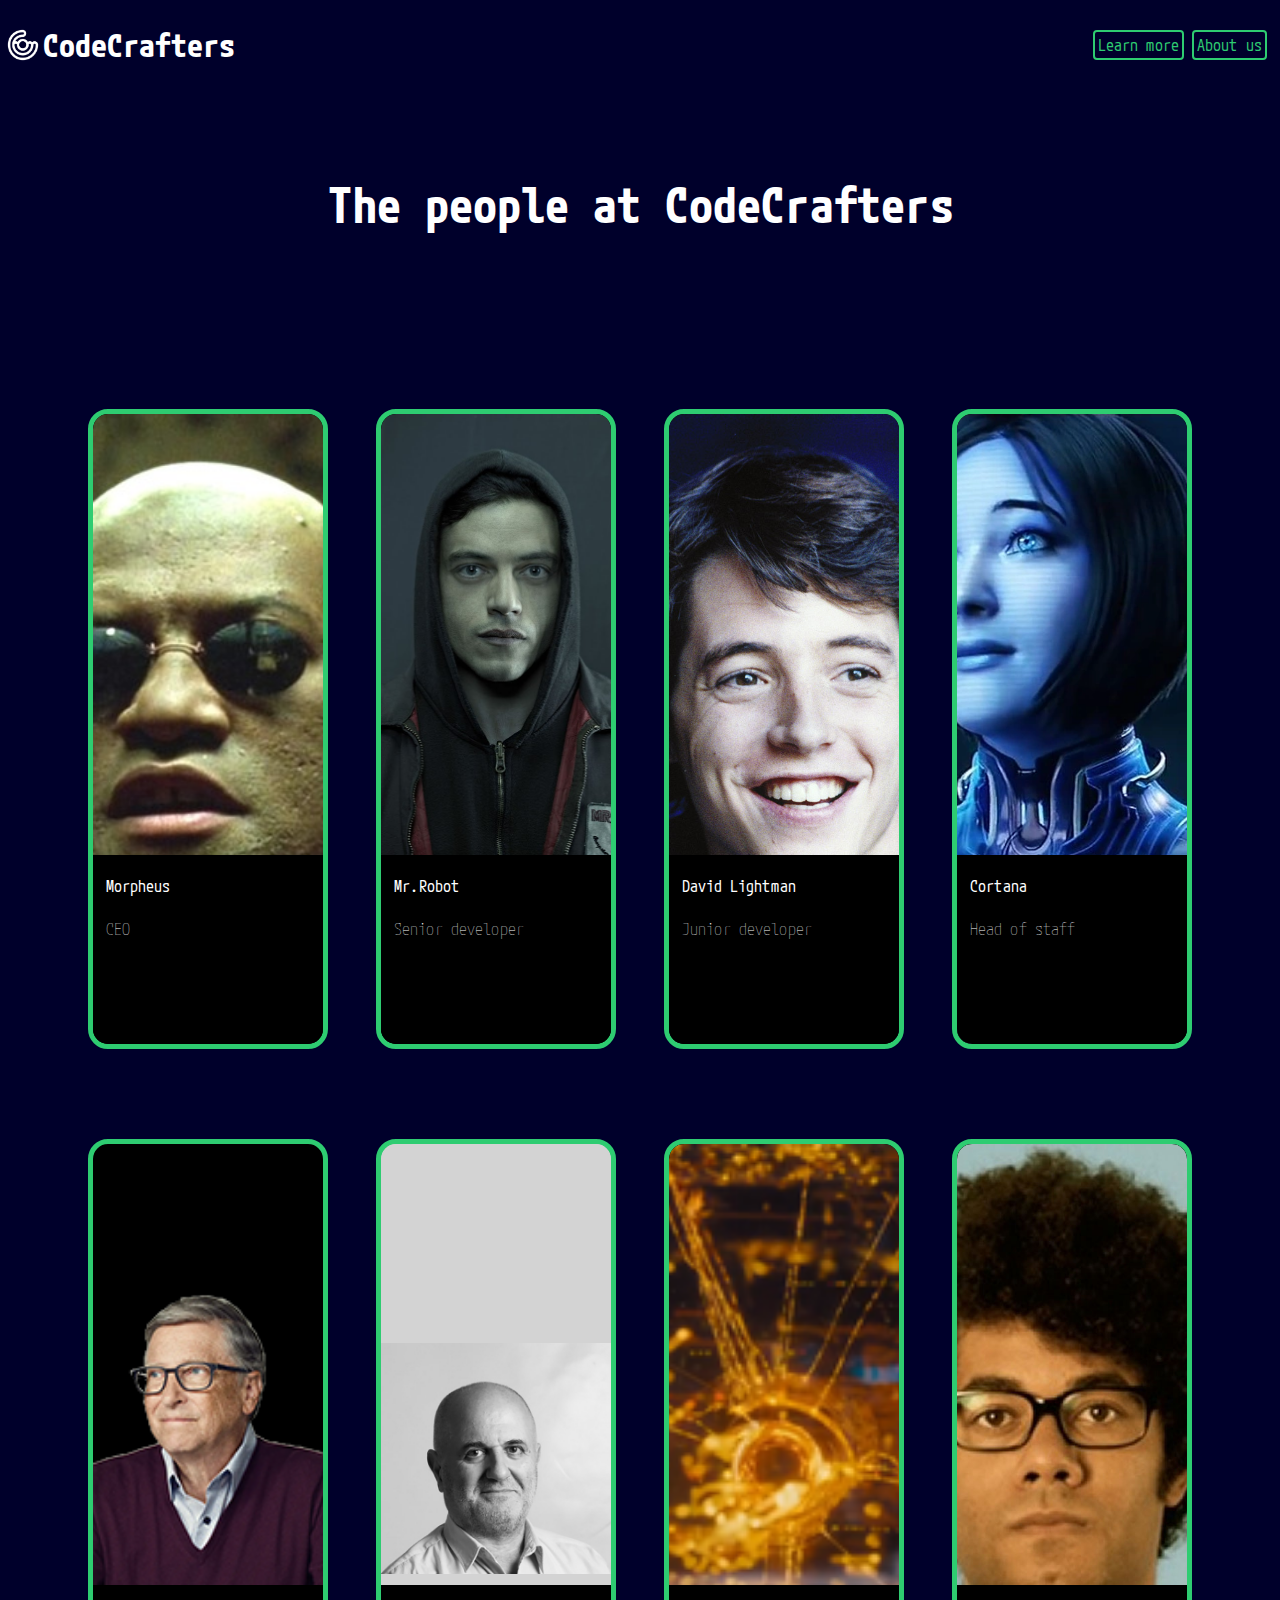
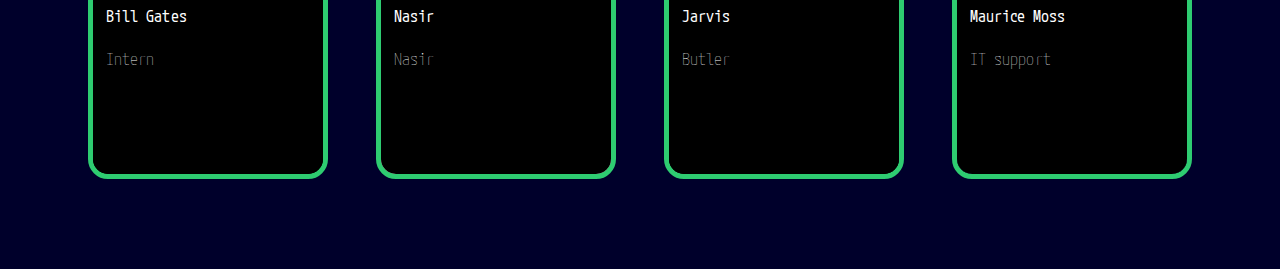
<file: about.html>
<!DOCTYPE html>
<html lang="en">
<head>
    <meta charset="UTF-8">
    <meta name="viewport" content="width=device-width, initial-scale=1.0">
    <title>About CodeCrafters</title>
    <link rel="stylesheet" href="css/style.css">

    <link rel="preconnect" href="https://fonts.googleapis.com">
    <link rel="preconnect" href="https://fonts.gstatic.com" crossorigin>
    <link href="https://fonts.googleapis.com/css2?family=M+PLUS+1+Code:wght@300;400;500&display=swap" rel="stylesheet">
</head>
<body>
    <header>
        <a id="logo" href="Index.html">
            <h1><img src="img/Codecrafters_logo.png">CodeCrafters</h1>
        </a>
        <nav>
            <a href="more.html">Learn more</a>
            <a href="about.html">About us</a>
        </nav>
    </header>
    <div id="about_head">
        <h2>The people at CodeCrafters</h2>
    </div>
    <div class="flexbox-yesbox">
        <div class="card">
            <img src="img/morph.jpg" alt="Morpheus">
            <article class="cardtext">
                <h4>Morpheus</h4>
                <p>CEO</p>
            </article>
        </div>
        <div class="card">
            <img src="img/robot.jpg" alt="Mr.Robot">
            <article class="cardtext">
                <h4>Mr.Robot</h4>
                <p>Senior developer</p>
            </article>
        </div>
        <div class="card">
            <img src="img/Matt.jpg" alt="David Lightman a.k.a Matthew Broderick">
            <article class="cardtext">
                <h4>David Lightman</h4>
                <p>Junior developer</p>
            </article>
        </div>
        <div class="card">
            <img src="img/cortana.webp" alt="employee">
            <article class="cardtext">
                <h4>Cortana</h4>
                <p>Head of staff</p>
            </article>
        </div>
        <div class="card">
            <img src="img/billy_gata.png" alt="Bill Fucking Gates">
            <article class="cardtext">
                <h4>Bill Gates</h4>
                <p>Intern</p> 
            </article>
        </div>
        <div class="card nasir">
            <img class="nasir" src="img/nasir.jpg" alt="Nasir">
            <article class="cardtext">
                <h4>Nasir</h4>
                <p>Nasir</p>
            </article>
        </div>
        <div class="card">
            <img src="img/jarvis.png" alt="Jarvis">
            <article class="cardtext">
                <h4>Jarvis</h4>
                <p>Butler</p>
            </article>
        </div>
        <div class="card">
            <img src="img/Morris.jpg" alt="employee">
            <article class="cardtext">
                <h4>Maurice Moss</h4>
                <p>IT support</p>
            </article>
        </div>
    </div>
</body>
</html>
</file>
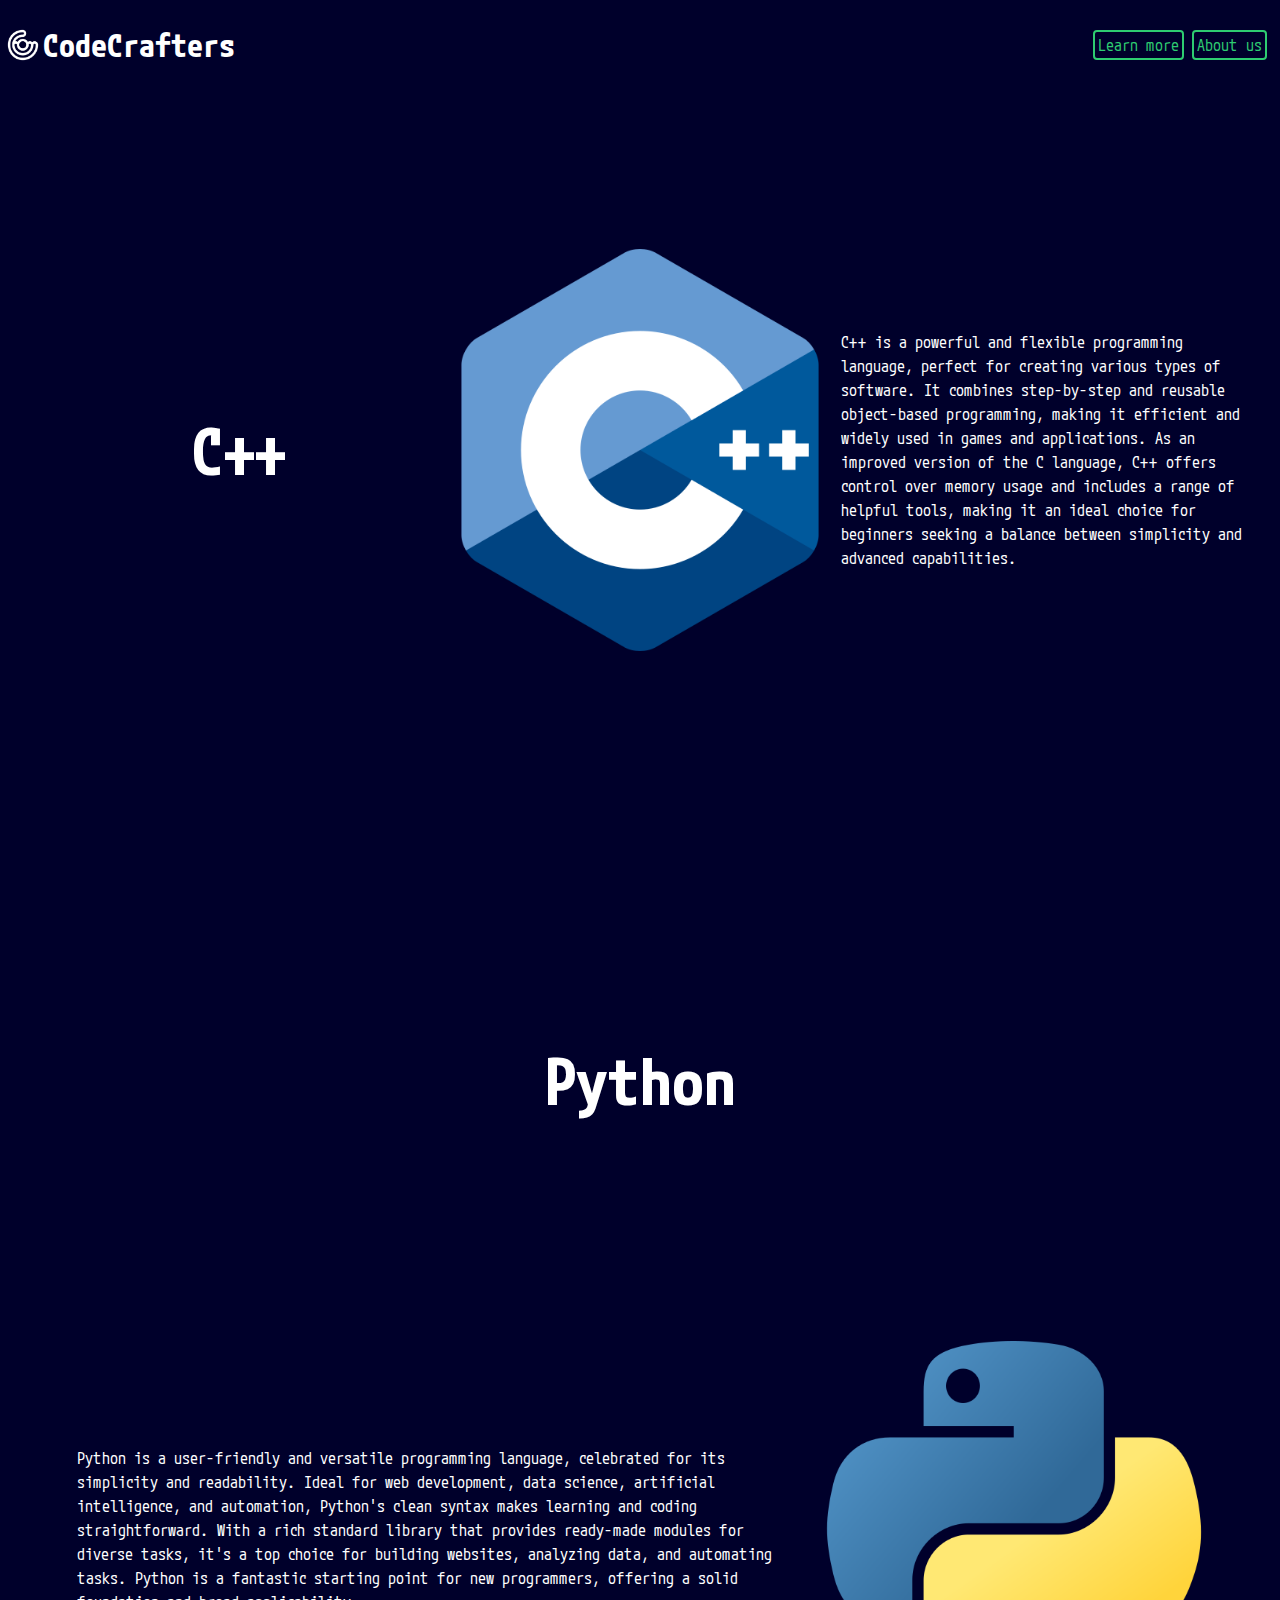
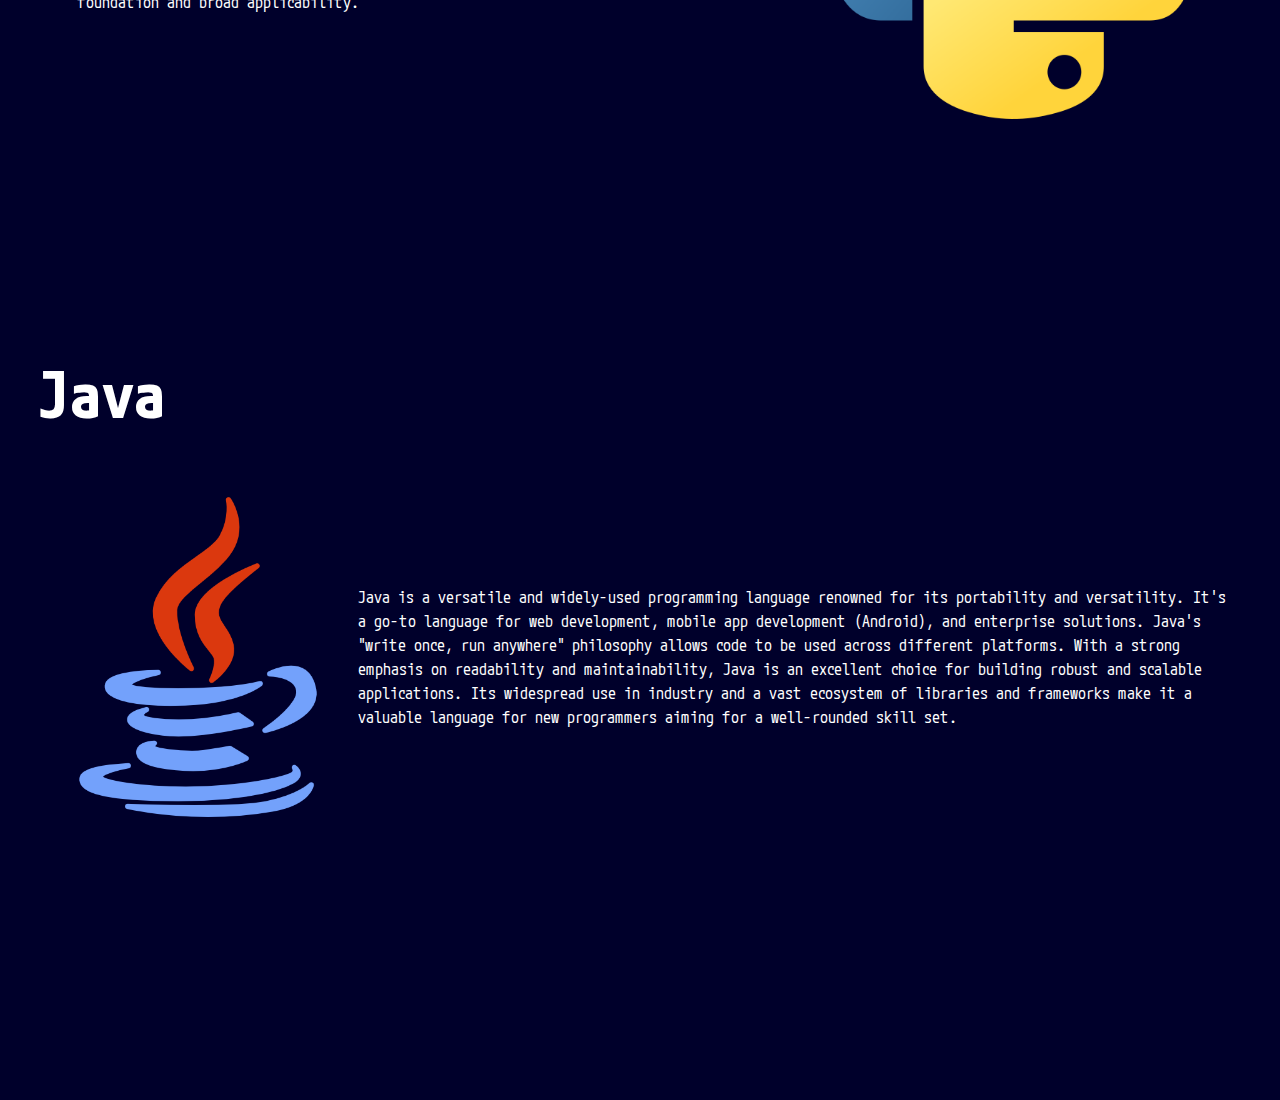
<file: more.html>
<!DOCTYPE html>
<html lang="en">

<head>
    <meta charset="UTF-8">
    <meta name="viewport" content="width=device-width, initial-scale=1.0">
    <title>More</title>
    <link rel="stylesheet" href="css/style.css">

    <link rel="preconnect" href="https://fonts.googleapis.com">
    <link rel="preconnect" href="https://fonts.gstatic.com" crossorigin>
    <link href="https://fonts.googleapis.com/css2?family=M+PLUS+1+Code:wght@300;400;500&display=swap" rel="stylesheet">
</head>

<body>
    <header>
        <a id="logo" href="Index.html">
            <h1><img src="img/Codecrafters_logo.png" alt="CodeCrafters logo">CodeCrafters</h1>
        </a>
        <nav>
            <a href="more.html" target="blank">Learn more</a>
            <a href="about.html" target="blank">About us</a>
        </nav>
    </header>
    <div class="morecontainer">
        <h3 class="c_header">C++</h3>
        <div class="c_img">
            <img src="img/c+.png" alt="C++ logo">
        </div>
        <article class="c_text">
            <!-- <p>C++ is a powerful programming language that's great for building different kinds of software. It mixes two programming styles: procedural (step-by-step) and object-oriented (using reusable pieces called objects). It's an improved version of the C language, known for being fast and efficient. Many use it for creating games, software, and even tiny computer systems. C++ gives you control over how your program uses memory and comes with lots of ready-to-use tools. It's a smart choice for beginners because it strikes a good balance between being easy to learn and letting you do advanced things in your code.</p> -->
            <p>C++ is a powerful and flexible programming language, perfect for creating various types of software. It
                combines step-by-step and reusable object-based programming, making it efficient and widely used in
                games and applications. As an improved version of the C language, C++ offers control over memory usage
                and includes a range of helpful tools, making it an ideal choice for beginners seeking a balance between
                simplicity and advanced capabilities.</p>
        </article>
        <section class="python">
            <h3 class="p_header">Python</h3>
            <article class="p_text">
                <p>Python is a user-friendly and versatile programming language, celebrated for its simplicity and
                    readability. Ideal for web development, data science, artificial intelligence, and automation,
                    Python's clean syntax makes learning and coding straightforward. With a rich standard library that
                    provides ready-made modules for diverse tasks, it's a top choice for building websites, analyzing
                    data, and automating tasks. Python is a fantastic starting point for new programmers, offering a
                    solid foundation and broad applicability.</p>
            </article>
            <div class="p_logo">
                <img src="img/pythonlogo.png" alt="Python logo">
            </div>
        </section>
        <section class="java">
            <h3>Java</h3>
            <div class="javawrapper">
                <img src="img/java.png" alt="java logo">
                <article>
                    <p>Java is a versatile and widely-used programming language renowned for its portability and
                        versatility. It's a go-to language for web development, mobile app development (Android), and
                        enterprise solutions. Java's "write once, run anywhere" philosophy allows code to be used across
                        different platforms. With a strong emphasis on readability and maintainability, Java is an
                        excellent choice for building robust and scalable applications. Its widespread use in industry
                        and a vast ecosystem of libraries and frameworks make it a valuable language for new programmers
                        aiming for a well-rounded skill set.</p>
                </article>
            </div>
        </section>
    </div>
</body>

</html>
</file>
<file: css/style.css>
body {
    padding: 0px;
    margin: 0;
    background-color: rgb(0, 0, 43);
    color: white;
    font-family: 'M PLUS 1 Code';
}

.maincontainer {
    display: grid;
    height: 100vh;
    width: 100%;
    box-sizing: border-box;
    padding: 10vh 1vw 1vh 1vw;
    row-gap: 1vh;
    column-gap: 1.25%;
    grid-template-columns: 35% 27.5% 35%;
    grid-template-rows: 50vh 30vh 50vh;
    grid-template-areas:
    'a1 l1 img1'
    'e1 l2 e2'
    'bt bt bt'
}

.morecontainer {
    display: grid;
    width: 100%;
    box-sizing: border-box;
    padding: 0 3vw 0vh 3vw;
    grid-template-columns: 1fr 1fr 1fr;
    grid-template-rows: 100vh 100vh 100vh;
    grid-template-areas:
    'c_h c_img c_a'
    'pt pt pt'
    'jv jv jv'
}

.flexbox-yesbox {
    display: flex;
    // width: 100%;
    margin: 15vh 5vw 10vh;
    gap: 10vh 0vw;
    align-items: center;
    justify-content: space-around;
    flex-wrap: wrap;
}

.card {
    background-color: black;
    width: 20%;
    height: 70vh;
    position: relative;
    z-index: 0;
    overflow: hidden;
    border: 5px solid #2ecc71;
    border-radius: 20px;
    transition: all 0.2s;

    &:hover{
        // box-shadow: 1.5vh 1.5vh 10px 1.2vh black;
        transform: translateY(-1vh);
    }

}

.cardtext {
    background-color: black;
    height: 30%;
    width: 100%;
    position: absolute;
    bottom: 0;
    padding-left: 1vw;
    font-weight: 100;

    & h4 {
        font-weight: 400;
    }
}

.nasir {
    object-fit: contain;
    background-color: lightgray;
}

header {
    height: 10vh;
    width: 100%;
    display: flex;
    align-items: center;
    justify-content: space-between;
    position: fixed;
    top: 0;
    z-index: 1;
    background-color: rgb(0, 0, 43);

    & h1 {
        display: flex
    }
}

#about_head {
    margin-top: 15vh;
    display: flex;
    justify-content: center;
    font-size: 32px;
}

.c_header {
    grid-area: c_h;
    font-size: 64px;
    justify-self: center;
    align-self: center;
}

.c_img {
    grid-area: c_img;
    display: flex;
    width: 100%;
    height: 100%;

    & img {
        height: 50%;
        object-fit: contain;
        align-self: center;
    }
}

.c_text {
    grid-area: c_a;
    align-self: center;
}

.python {
    grid-area: pt;
    display: grid;
    width: auto;
    margin: 0 3vw 0 3vw;
    grid-template-columns: auto;
    grid-template-rows: 40vh 60vh;
    grid-template-areas:
        'p_h p_h'
        'p_a p_logo'
}

.p_header {
    grid-area: p_h;
    font-size: 64px;
    justify-self: center;
    align-self: center;
}

.p_text {
    grid-area: p_a;
    align-self: center;
    padding: 0 3vw 0 0;
}

.p_logo {
    grid-area: p_logo;
    display: flex;
    height: 100%;

    & img {
        height: 70%;
        object-fit: contain;
        align-self: center;
    }
}

.java {
    grid-area: jv;
    display: flex;
    padding: 10vh 0 0 0;
    align-items: center;
    align-content: flex-start;
    flex-wrap: wrap;
}

.java h3 {
    font-size: 64px;
}

.javawrapper {
    display: flex;
    width: 100%;
    align-items: center;
}

.javawrapper article {
    width: 100%;
}

.javawrapper img {
    width: 25vw;
    object-fit: contain;
}

.link {
    display: flex;
    align-items: center;
    justify-content: center;
}

a {
    color: #2ecc71;
    border-style: solid;
    border-width: 2.5px;
    border-radius: 4px;
    border-color: #2ecc71;
    text-decoration: none;
    padding: 3px;
    transition: background-color 0.4s, color 0.4s, padding 0.2s;

    &:visited {
        color: #2ecc71;
    }

    &:hover {
        background-color: #2ecc71;
        color: black;
        padding: 6px;
    }
}

.landing_wpp {
    display: flex;
    background-image: url(../img/fallingcode.gif);
    background-size: cover;
    width: 100%;
    height: 100vh;
    padding: 0px;
    align-items: center;
    justify-content: center;

    & * {
        margin-top: 25vh;
        margin-bottom: 0;
        background: transparent;
        font-size: 64px;
    }

    & img {
        width: 80px;
        height: 80px;
    }
}

h1 img {
    width: 40px;
}

#logo {
    border: none;
    color: white;

    &:hover {
        border: none;
        background-color: transparent;
    }
}

nav {
    margin-right: 1vw;
    justify-content: space-between;
}

article {
    overflow: hidden;
}

p {
    font-size: 16px;
    margin: 0px;
    line-height: 1.5;
}

.article1 {
    grid-area: a1;
}

.link1 {
    grid-area: l1;
}

.image1 {
    grid-area: img1;
    overflow: hidden;
}

img {
    border-radius: 15px;
    height: 100%;
    width: 100%;
    object-fit: cover;
}

.link2 {
    grid-area: l2;
}

.bottom {
    grid-area: bt;
    display: grid;
    padding-bottom: 3vh;
    grid-template-columns: 35% 27.5% 35%;
    grid-template-areas: 'img2 l3 a2';
    justify-content: space-between;
}

.image2 {
    grid-area: img2;
    overflow: hidden;
}

.link3 {
    grid-area: l3;
}

.article2 {
    grid-area: a2;
}
</file>
